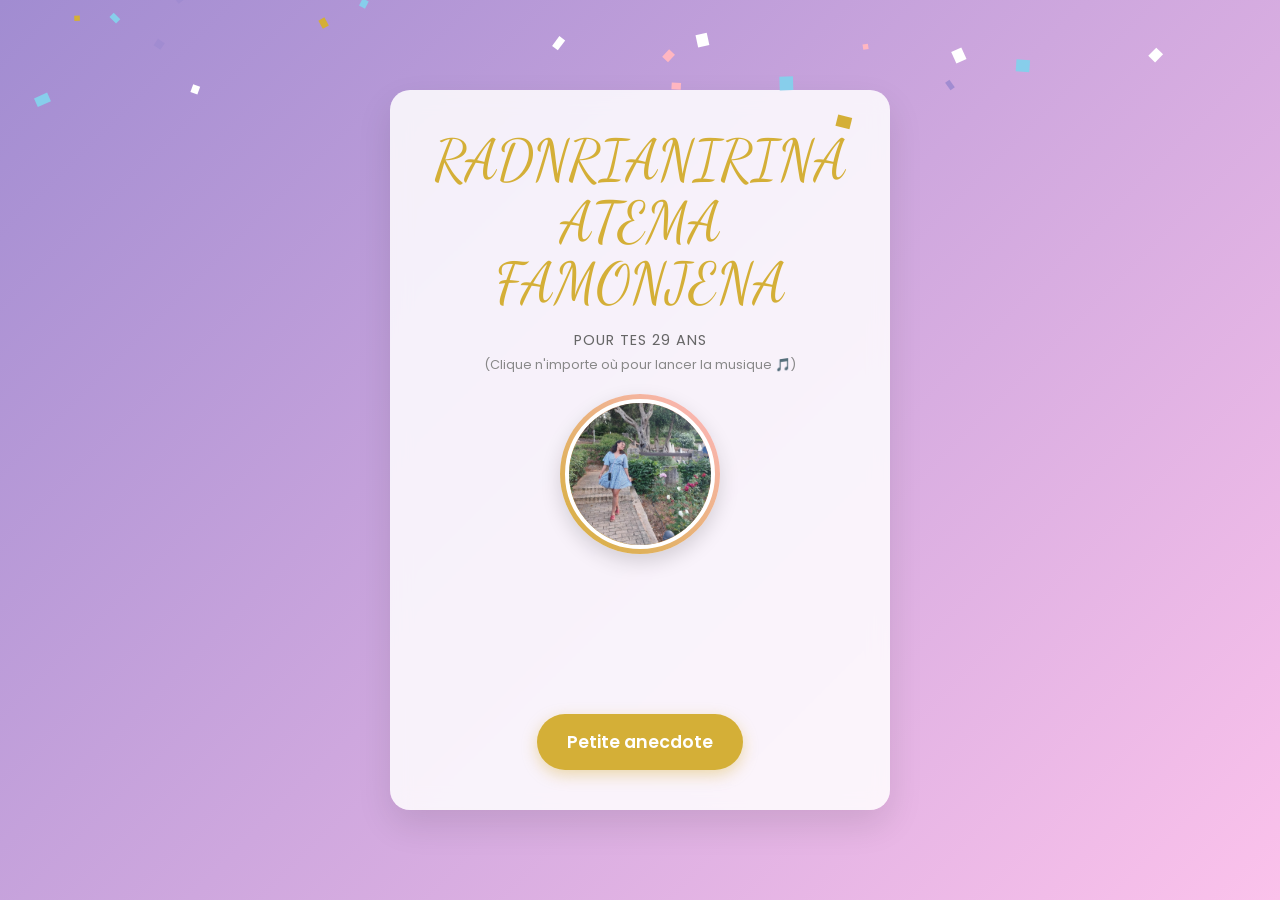
<file: index.html>
<!DOCTYPE html>
<html lang="fr">
<head>
    <meta charset="UTF-8">
    <meta name="viewport" content="width=device-width, initial-scale=1.0">
    <title>Joyeux Anniversaire Atema !</title>
    <link rel="stylesheet" href="style.css">
    <link href="https://fonts.googleapis.com/css2?family=Dancing+Script:wght@700&family=Poppins:wght@300;400;600&display=swap" rel="stylesheet">
</head>
<body>
    <canvas id="confetti-canvas"></canvas>
    <main class="card-container">
        <header class="header">
            <span class="name">RADNRIANIRINA<br>ATEMA<br>FAMONJENA</span>
            <p class="subtitle">Pour tes 29 ans</p>
            <p class="music-hint">(Clique n'importe où pour lancer la musique 🎵)</p>
        </header>
        <div class="photo-frame">
            <img src="image/atema.jpg" alt="Photo de Atema" id="profile-pic">
        </div>
        <section class="message-section">
            <p id="typewriter-text"></p>
            <p id="hidden-message" style="display: none;">
                Joyeux anniversaire ! 🎉 Merci d'avoir été là pour nous, tu as fait énormément pour nous. J'espère que Dieu te rendra tout ce que tu nous as donné (ainao iany mantsy fa karakaina ny tany ra zay no endrasana). Je te souhaite d'atteindre tous tes objectifs et d'obtenir tout ce que tu souhaites. Aujourd'hui, c'est ton jour, alors profite bien et pense un peu à toi.
            </p>
        </section>
        <a href="anecdote.html" class="btn">Petite anecdote</a>
    </main>

    <audio id="bg-music" loop>
        <source src="audio/HAPPY_BIRTHDAY_INSTRUMENTAL(256k).mp3" type="audio/mpeg">
    </audio>

    <script src="script.js"></script>
</body>
</html>
</file>
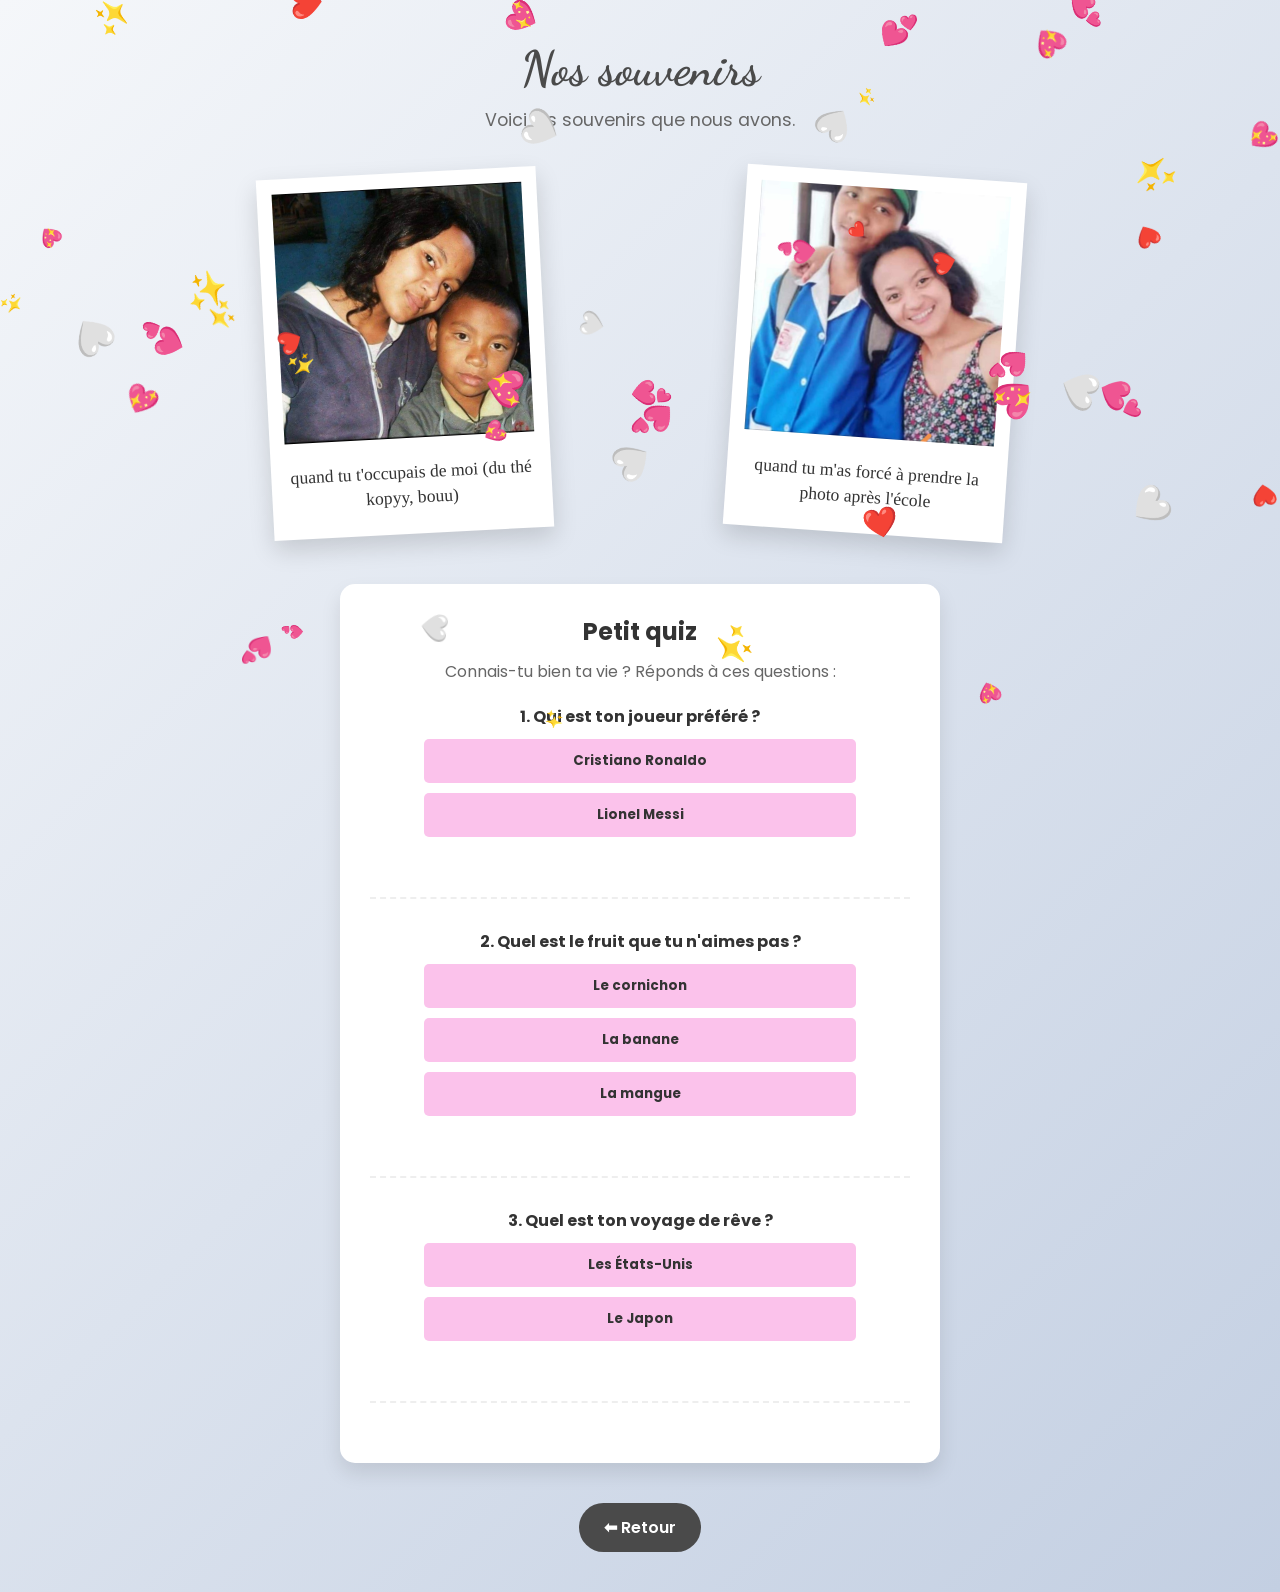
<file: anecdote.html>
<!DOCTYPE html>
<html lang="fr">
<head>
    <meta charset="UTF-8">
    <meta name="viewport" content="width=device-width, initial-scale=1.0">
    <title>Nos Souvenirs - Atema</title>
    <link rel="stylesheet" href="anecdote.css">
    <link href="https://fonts.googleapis.com/css2?family=Dancing+Script:wght@700&family=Poppins&family=Permanent+Marker&display=swap" rel="stylesheet">
</head>
<body>
    <canvas id="heart-canvas"></canvas>
    
    <div class="container">
        <header>
            <h1>Nos souvenirs</h1>
            <p class="subtitle">Voici les souvenirs que nous avons.</p>
        </header>

        <section class="polaroid-gallery">
            <div class="polaroid p-left">
                <img src="image/Screenshot_20260628_114940_com_facebook_orca_ThreadSettingsActivity.jpg" alt="Souvenir 1">
                <div class="caption">quand tu t'occupais de moi (du thé kopyy, bouu)</div>
            </div>
            <div class="polaroid p-right">
                <img src="image/tablier.jpg" alt="Souvenir 2">
                <div class="caption">quand tu m'as forcé à prendre la photo après l'école</div>
            </div>
        </section>
        
        <section id="quiz-section">
            <h2>Petit quiz</h2>
            <p>Connais-tu bien ta vie ? Réponds à ces questions :</p>
            
            <div class="quiz-box">
                <p><strong>1. Qui est ton joueur préféré ?</strong></p>
                <button class="quiz-btn" onclick="checkAnswer('result-1', false, 'SUIIIIIIII')">Cristiano Ronaldo</button>
                <button class="quiz-btn" onclick="checkAnswer('result-1', true, 'c\'est vrai 🚶 et c\'est dommage')">Lionel Messi</button>
                <p id="result-1" class="quiz-result-text"></p>
            </div>

            <div class="quiz-box">
                <p><strong>2. Quel est le fruit que tu n'aimes pas ?</strong></p>
                <button class="quiz-btn" onclick="checkAnswer('result-2', false, 'alors que tu aimes ça')">Le cornichon</button>
                <button class="quiz-btn" onclick="checkAnswer('result-2', true, 'tu sais pourquoi tu détestes ça 😂')">La banane</button>
                <button class="quiz-btn" onclick="checkAnswer('result-2', false, 'c\'est faux')">La mangue</button>
                <p id="result-2" class="quiz-result-text"></p>
            </div>

            <div class="quiz-box">
                <p><strong>3. Quel est ton voyage de rêve ?</strong></p>
                <button class="quiz-btn" onclick="checkAnswer('result-3', false, 'tu pourrais aimer mais non', true)">Les États-Unis</button>
                <button class="quiz-btn" onclick="checkAnswer('result-3', true, 'tu nous en as parlé ❤️', true)">Le Japon</button>
                <p id="result-3" class="quiz-result-text"></p>
            </div>

            <div id="final-surprise" style="display: none; margin-top: 30px; animation: slideInUp 0.8s ease-out;">
                <h3>Joyeux anniversaire ! 🎉</h3>
                <img src="image/Gemini_Generated_Image_vtlucavtlucavtlu.png" alt="Surprise finale" style="width:100%; max-width: 400px; border-radius:15px; box-shadow: 0 10px 20px rgba(0,0,0,0.2);">
            </div>
        </section>
        
        <div class="actions">
            <a href="index.html" class="btn-back">⬅ Retour</a>
        </div>
    </div>

    <script src="script.js"></script>
</body>
</html>
</file>
<file: style.css>
/* --- VARIABLES --- */
:root {
    --bg-gradient: linear-gradient(135deg, #a18cd1 0%, #fbc2eb 100%);
    --card-bg: rgba(255, 255, 255, 0.85);
    --primary-color: #d4af37;
    --text-dark: #333333;
    --text-light: #666666;
    --font-title: 'Dancing Script', cursive;
    --font-text: 'Poppins', sans-serif;
}

/* --- RESET & BASE --- */
* {
    margin: 0;
    padding: 0;
    box-sizing: border-box;
}

body {
    font-family: var(--font-text);
    background: var(--bg-gradient);
    min-height: 100vh;
    display: flex;
    justify-content: center;
    align-items: center;
    overflow-x: hidden;
    color: var(--text-dark);
}

/* --- CANVAS CONFETTIS --- */
#confetti-canvas {
    position: fixed;
    top: 0;
    left: 0;
    width: 100%;
    height: 100%;
    pointer-events: none;
    z-index: 100;
}

/* --- CARTE CENTRALE --- */
.card-container {
    background: var(--card-bg);
    backdrop-filter: blur(10px);
    width: 90%;
    max-width: 500px;
    padding: 40px 30px;
    border-radius: 20px;
    box-shadow: 0 15px 35px rgba(0, 0, 0, 0.1);
    text-align: center;
    position: relative;
    z-index: 10;
    animation: fadeInUp 1s ease-out;
}

/* --- TYPOGRAPHIE --- */
.header h1 {
    font-family: var(--font-title);
    font-size: 2.5rem;
    color: var(--text-dark);
    margin-bottom: 10px;
}

.header .name {
    font-family: var(--font-title);
    color: var(--primary-color);
    font-size: 3.5rem;
    display: inline-block;
    line-height: 1.1;
    animation: gentlePulse 3s infinite;
}

.subtitle {
    font-size: 0.9rem;
    color: var(--text-light);
    letter-spacing: 1px;
    text-transform: uppercase;
    margin-top: 15px;
}

.music-hint {
    font-size: 0.8rem;
    color: #888;
    margin-top: 5px;
    animation: gentlePulse 2s infinite;
}

/* --- PHOTO --- */
.photo-frame {
    margin: 20px auto;
    width: 160px;
    height: 160px;
    border-radius: 50%;
    padding: 5px;
    background: linear-gradient(45deg, var(--primary-color), #ffb6c1);
    box-shadow: 0 8px 20px rgba(0, 0, 0, 0.15);
}

.photo-frame img {
    width: 100%;
    height: 100%;
    object-fit: cover;
    border-radius: 50%;
    border: 4px solid #fff;
}

/* --- MESSAGE --- */
.message-section {
    min-height: 100px;
    margin: 20px 0;
    font-size: 1.1rem;
    line-height: 1.6;
    color: var(--text-dark);
}

/* --- BOUTON --- */
.btn {
    display: inline-block;
    background: var(--primary-color);
    color: #fff;
    text-decoration: none;
    border: none;
    padding: 15px 30px;
    font-size: 1.1rem;
    font-weight: 600;
    border-radius: 50px;
    cursor: pointer;
    transition: transform 0.3s, box-shadow 0.3s, background 0.3s;
    box-shadow: 0 5px 15px rgba(212, 175, 55, 0.4);
    margin-top: 20px;
}

.btn:hover {
    transform: translateY(-3px);
    box-shadow: 0 8px 20px rgba(212, 175, 55, 0.6);
    background: #c59b27;
}

/* --- ANIMATIONS --- */
@keyframes fadeInUp {
    from { opacity: 0; transform: translateY(30px); }
    to { opacity: 1; transform: translateY(0); }
}

@keyframes gentlePulse {
    0%, 100% { transform: scale(1); }
    50% { transform: scale(1.05); }
}

@media (max-width: 480px) {
    .header .name { 
        font-size: 2.2rem;
    }
}
</file>
<file: anecdote.css>
/* --- VARIABLES --- */
:root {
    --bg-gradient: linear-gradient(135deg, #f5f7fa 0%, #c3cfe2 100%);
    --text-dark: #333333;
    --primary-color: #d4af37;
    --font-title: 'Dancing Script', cursive;
    --font-text: 'Poppins', sans-serif;
    --font-handwriting: 'Permanent Marker', cursive;
}

* {
    margin: 0;
    padding: 0;
    box-sizing: border-box;
}

body {
    font-family: var(--font-text);
    background: var(--bg-gradient);
    min-height: 100vh;
    color: var(--text-dark);
    display: flex;
    justify-content: center;
    padding: 40px 20px;
}

#heart-canvas {
    position: fixed;
    top: 0;
    left: 0;
    width: 100%;
    height: 100%;
    pointer-events: none;
    z-index: 100;
}

.container {
    max-width: 900px;
    width: 100%;
    position: relative;
    z-index: 10;
}

header {
    text-align: center;
    margin-bottom: 40px;
}

header h1 {
    font-family: var(--font-title);
    font-size: 3rem;
    color: #4a4a4a;
}

.subtitle {
    font-size: 1.1rem;
    color: #666;
    margin-top: 10px;
}

/* --- GALERIE POLAROÏD --- */
.polaroid-gallery {
    display: grid;
    grid-template-columns: repeat(auto-fit, minmax(250px, 1fr));
    gap: 40px;
    justify-items: center;
    margin-bottom: 50px;
    opacity: 0; 
    animation: slideInUp 0.8s ease-out forwards;
    animation-delay: 0.1s;
}

.polaroid {
    background: #fff;
    padding: 15px 15px 25px 15px;
    box-shadow: 0 10px 25px rgba(0,0,0,0.15);
    width: 100%;
    max-width: 280px;
    transition: transform 0.3s ease, box-shadow 0.3s ease;
    cursor: pointer;
}

.polaroid img {
    width: 100%;
    height: 250px;
    object-fit: cover;
    background-color: #eee;
}

.polaroid .caption {
    font-family: var(--font-handwriting);
    text-align: center;
    font-size: 1.1rem;
    margin-top: 15px;
    color: #333;
    line-height: 1.4;
}

.p-left { transform: rotate(-3deg); }
.p-right { transform: rotate(4deg); }

.polaroid:hover {
    transform: scale(1.05) rotate(0deg);
    box-shadow: 0 15px 35px rgba(0,0,0,0.25);
    z-index: 10;
}

/* --- SECTION QUIZ --- */
#quiz-section {
    background: #fff;
    padding: 30px;
    border-radius: 15px;
    text-align: center;
    margin: 40px auto;
    max-width: 600px;
    box-shadow: 0 10px 20px rgba(0,0,0,0.1);
    opacity: 0; 
    animation: slideInUp 0.8s ease-out forwards;
    animation-delay: 0.3s;
}

#quiz-section h2 { margin-bottom: 10px; }
#quiz-section > p { margin-bottom: 20px; color: #666; }

.quiz-box {
    margin-bottom: 30px;
    padding-bottom: 20px;
    border-bottom: 2px dashed #eee;
}

.quiz-box:last-of-type {
    border-bottom: none;
    margin-bottom: 0;
}

.quiz-btn {
    display: block;
    width: 80%;
    margin: 10px auto;
    padding: 12px;
    background: #fbc2eb;
    border: none;
    border-radius: 5px;
    cursor: pointer;
    font-family: var(--font-text);
    font-weight: bold;
    color: #333;
    transition: 0.3s;
}

.quiz-btn:hover { background: #a18cd1; color: white; }

.quiz-result-text {
    margin-top: 15px; 
    font-weight: bold;
    min-height: 25px;
}

/* --- BOUTON RETOUR --- */
.actions { text-align: center; margin-top: 20px; }

.btn-back {
    display: inline-block;
    padding: 12px 25px;
    background: #4a4a4a;
    color: white;
    text-decoration: none;
    border-radius: 30px;
    font-weight: 600;
    transition: background 0.3s;
}

.btn-back:hover { background: var(--primary-color); }

/* --- ANIMATIONS --- */
@keyframes slideInUp {
    from { opacity: 0; transform: translateY(40px); }
    to { opacity: 1; transform: translateY(0); }
}

@keyframes bounce {
    0%, 20%, 50%, 80%, 100% { transform: translateY(0); }
    40% { transform: translateY(-15px); }
    60% { transform: translateY(-7px); }
}

@keyframes shake {
    0%, 100% { transform: translateX(0); }
    25% { transform: translateX(-8px); }
    50% { transform: translateX(8px); }
    75% { transform: translateX(-8px); }
}

.success-anim { display: inline-block; animation: bounce 0.8s ease; }
.error-anim { display: inline-block; animation: shake 0.4s ease; }
</file>
